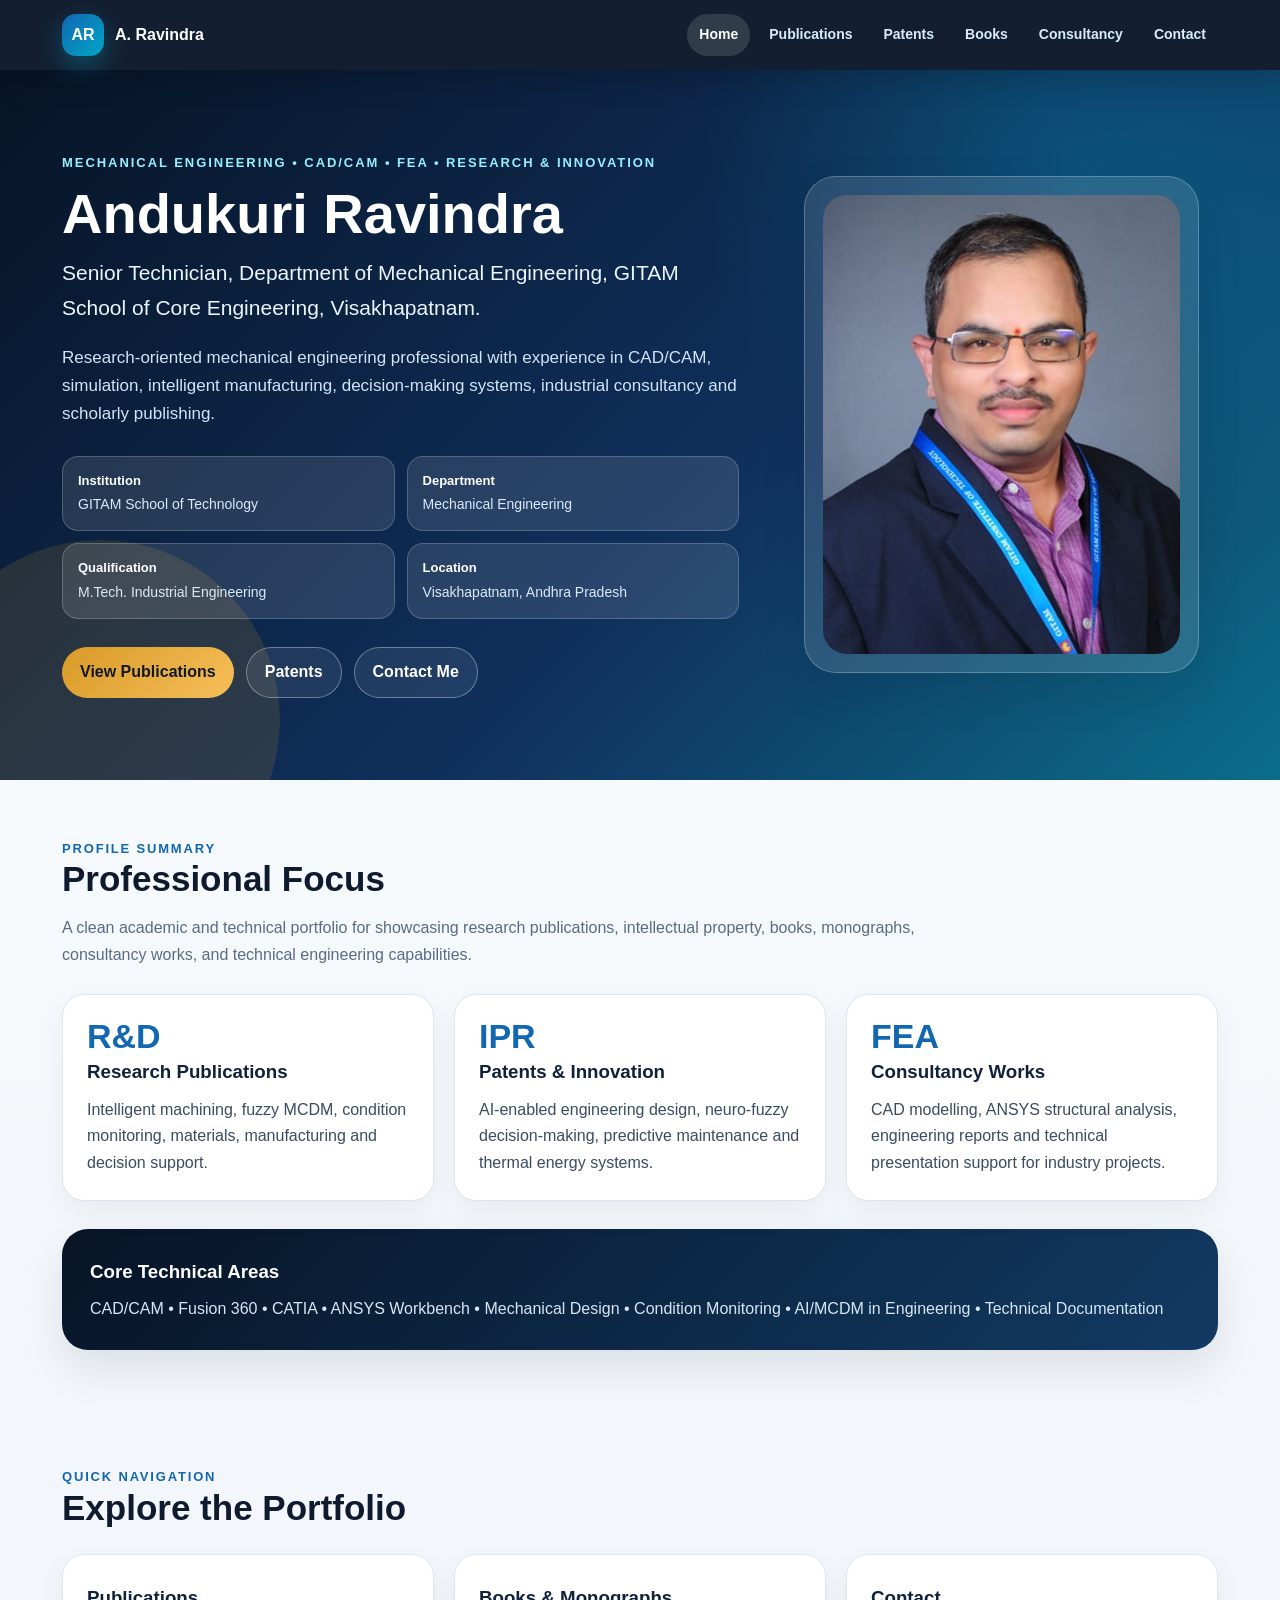
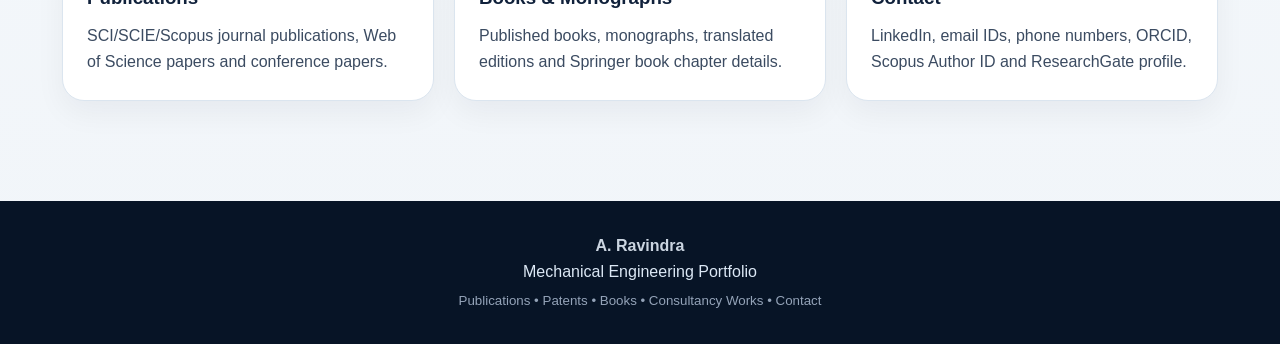
<file: index.html>
<!DOCTYPE html><html lang="en"><head><meta charset="UTF-8"><meta name="viewport" content="width=device-width,initial-scale=1.0"><title>A. Ravindra | Professional Portfolio</title><link rel="stylesheet" href="assets/style.css"></head><body><header class="topbar"><nav class="nav"><a class="logo" class="active" href="index.html"><span class="logo-mark">AR</span><span>A. Ravindra</span></a><button class="menu-btn" aria-label="Menu">☰</button><div class="links"><a class="active" href="index.html">Home</a><a href="publications.html">Publications</a><a href="patents.html">Patents</a><a href="books.html">Books</a><a href="consultancy.html">Consultancy</a><a href="contact.html">Contact</a></div></nav></header><main><section class="hero"><div class="hero-inner"><div><div class="eyebrow">Mechanical Engineering • CAD/CAM • FEA • Research & Innovation</div><h1>Andukuri Ravindra</h1><p class="subtitle">Senior Technician, Department of Mechanical Engineering, GITAM School of Core Engineering, Visakhapatnam.</p><p class="lead">Research-oriented mechanical engineering professional with experience in CAD/CAM, simulation, intelligent manufacturing, decision-making systems, industrial consultancy and scholarly publishing.</p><div class="details"><div class="detail"><b>Institution</b><span>GITAM School of Technology</span></div><div class="detail"><b>Department</b><span>Mechanical Engineering</span></div><div class="detail"><b>Qualification</b><span>M.Tech. Industrial Engineering</span></div><div class="detail"><b>Location</b><span>Visakhapatnam, Andhra Pradesh</span></div></div><div class="btns"><a class="btn primary" href="publications.html">View Publications</a><a class="btn" href="patents.html">Patents</a><a class="btn" href="contact.html">Contact Me</a></div></div><div class="photo-card"><img src="assets/profile.png" alt="Andukuri Ravindra profile photo"></div></div></section><section class="section"><div class="section-kicker">Profile Summary</div><h2>Professional Focus</h2><p class="lead">A clean academic and technical portfolio for showcasing research publications, intellectual property, books, monographs, consultancy works, and technical engineering capabilities.</p><div class="grid"><div class="card"><div class="stat">R&D</div><h3>Research Publications</h3><p>Intelligent machining, fuzzy MCDM, condition monitoring, materials, manufacturing and decision support.</p></div><div class="card"><div class="stat">IPR</div><h3>Patents & Innovation</h3><p>AI-enabled engineering design, neuro-fuzzy decision-making, predictive maintenance and thermal energy systems.</p></div><div class="card"><div class="stat">FEA</div><h3>Consultancy Works</h3><p>CAD modelling, ANSYS structural analysis, engineering reports and technical presentation support for industry projects.</p></div></div><div class="banner"><h3>Core Technical Areas</h3><p>CAD/CAM • Fusion 360 • CATIA • ANSYS Workbench • Mechanical Design • Condition Monitoring • AI/MCDM in Engineering • Technical Documentation</p></div></section><section class="section"><div class="section-kicker">Quick Navigation</div><h2>Explore the Portfolio</h2><div class="grid"><a class="card" href="publications.html"><h3>Publications</h3><p>SCI/SCIE/Scopus journal publications, Web of Science papers and conference papers.</p></a><a class="card" href="books.html"><h3>Books & Monographs</h3><p>Published books, monographs, translated editions and Springer book chapter details.</p></a><a class="card" href="contact.html"><h3>Contact</h3><p>LinkedIn, email IDs, phone numbers, ORCID, Scopus Author ID and ResearchGate profile.</p></a></div></section></main><footer class="footer"><div class="footer-inner"><strong>A. Ravindra</strong><span>Mechanical Engineering Portfolio</span><small>Publications • Patents • Books • Consultancy Works • Contact</small></div></footer></body></html>
</file>
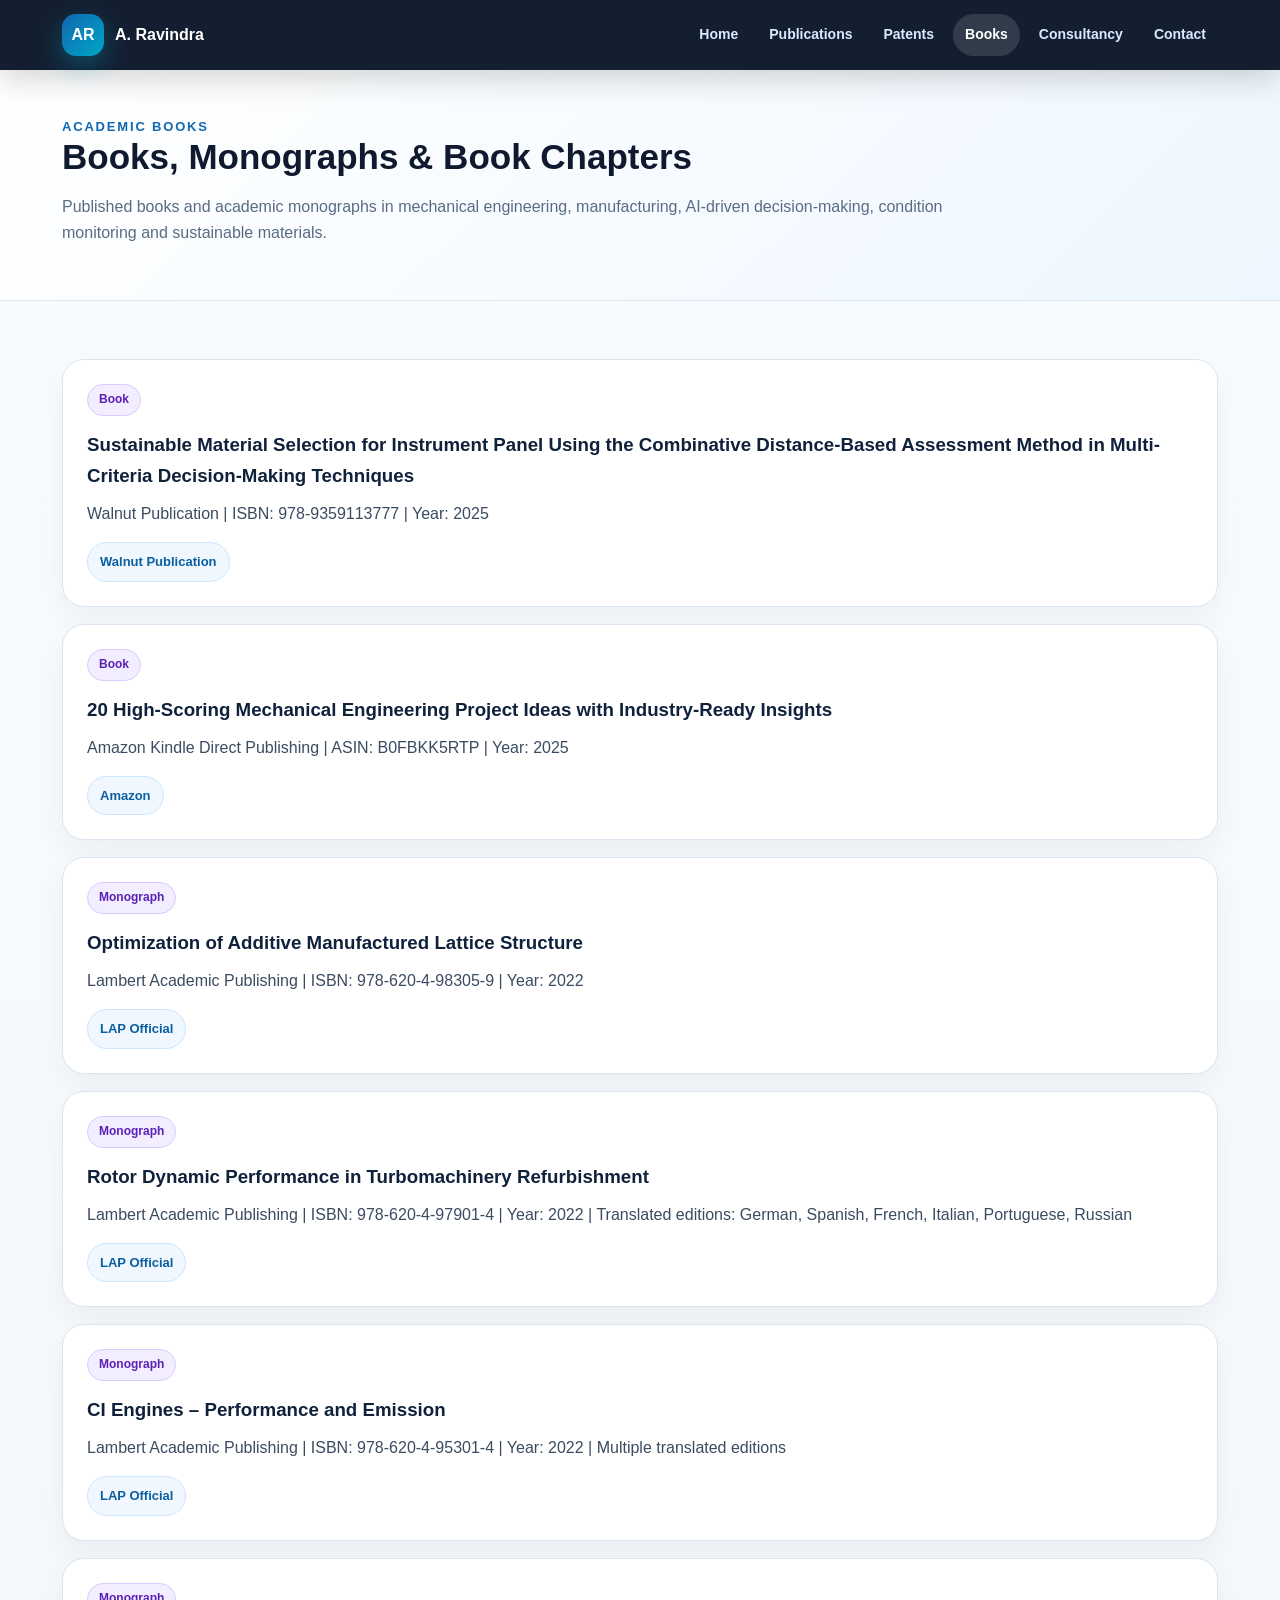
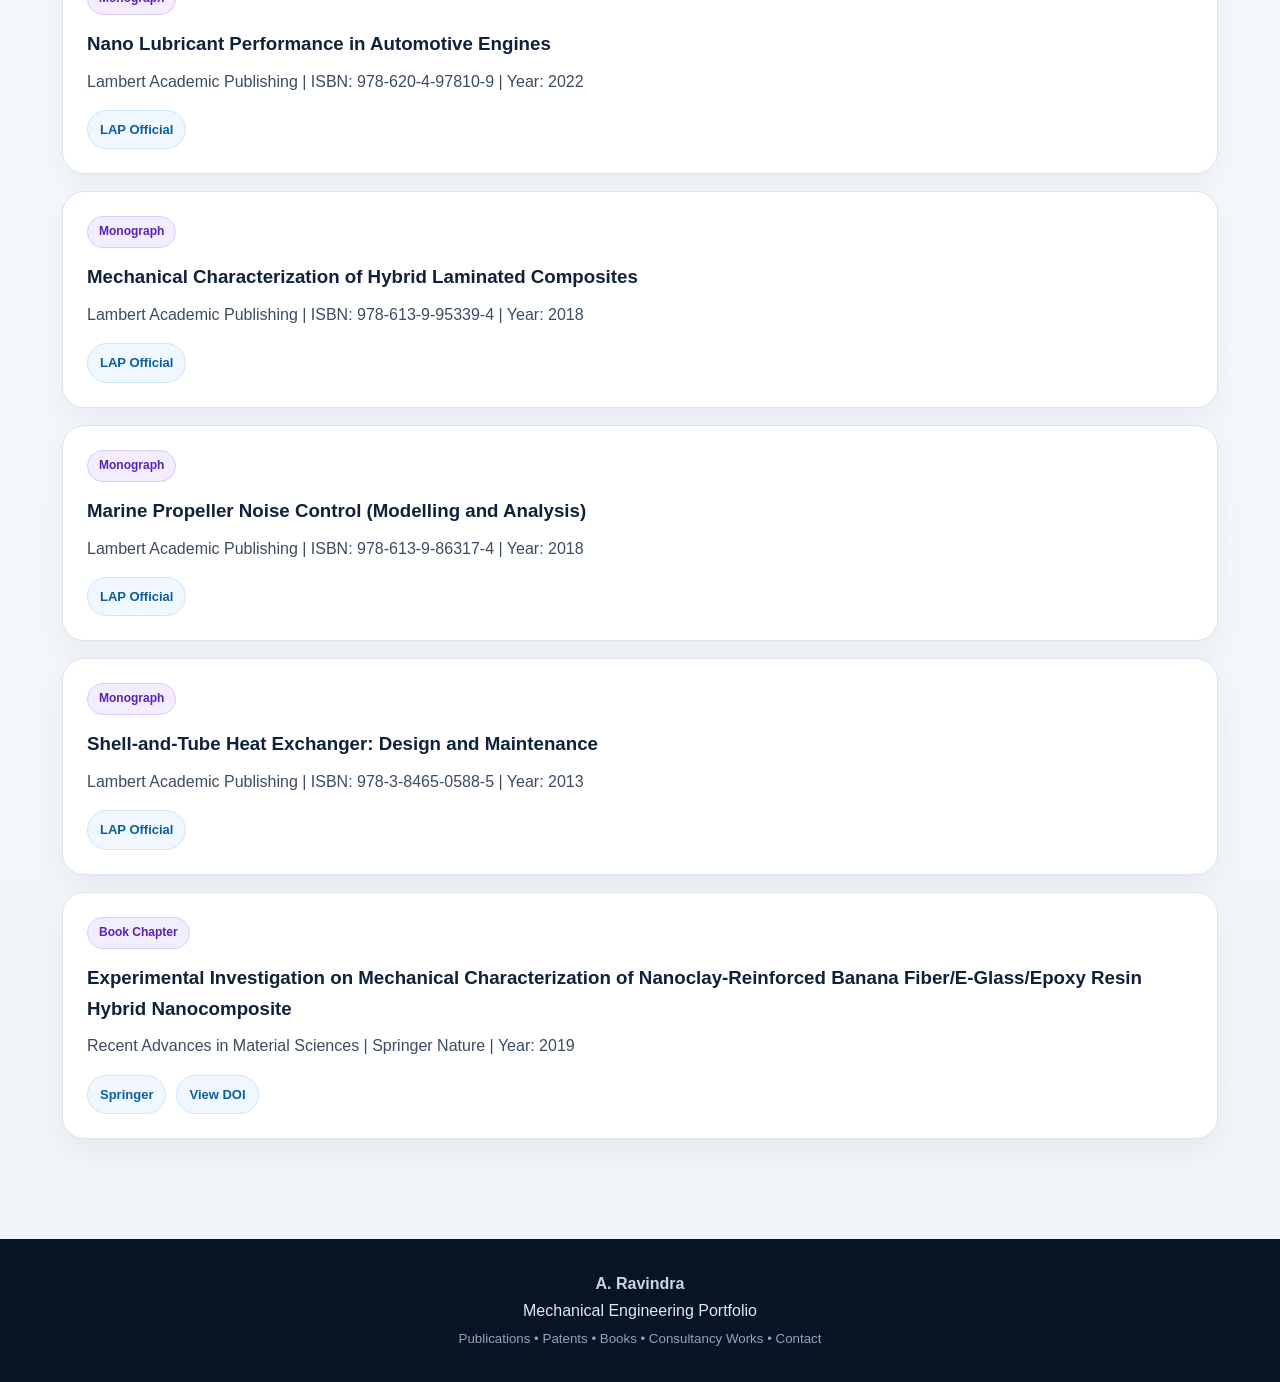
<file: books.html>
<!DOCTYPE html><html lang="en"><head><meta charset="UTF-8"><meta name="viewport" content="width=device-width,initial-scale=1.0"><title>Books | A. Ravindra</title><link rel="stylesheet" href="assets/style.css"></head><body><header class="topbar"><nav class="nav"><a class="logo" href="index.html"><span class="logo-mark">AR</span><span>A. Ravindra</span></a><button class="menu-btn" aria-label="Menu">☰</button><div class="links"><a href="index.html">Home</a><a href="publications.html">Publications</a><a href="patents.html">Patents</a><a class="active" href="books.html">Books</a><a href="consultancy.html">Consultancy</a><a href="contact.html">Contact</a></div></nav></header><main><section class="page-title"><div class="section"><div class="section-kicker">Academic Books</div><h1>Books, Monographs & Book Chapters</h1><p class="lead">Published books and academic monographs in mechanical engineering, manufacturing, AI-driven decision-making, condition monitoring and sustainable materials.</p></div></section><section class="section"><div class="list"><div class="item"><span class="tag purple">Book</span><h3>Sustainable Material Selection for Instrument Panel Using the Combinative Distance-Based Assessment Method in Multi-Criteria Decision-Making Techniques</h3><p>Walnut Publication | ISBN: 978-9359113777 | Year: 2025</p><div class="official-links"><a target="_blank" href="https://walnutpublication.com/books/">Walnut Publication</a></div></div><div class="item"><span class="tag purple">Book</span><h3>20 High-Scoring Mechanical Engineering Project Ideas with Industry-Ready Insights</h3><p>Amazon Kindle Direct Publishing | ASIN: B0FBKK5RTP | Year: 2025</p><div class="official-links"><a target="_blank" href="https://www.amazon.in/dp/B0FBKK5RTP">Amazon</a></div></div><div class="item"><span class="tag purple">Monograph</span><h3>Optimization of Additive Manufactured Lattice Structure</h3><p>Lambert Academic Publishing | ISBN: 978-620-4-98305-9 | Year: 2022</p><div class="official-links"><a target="_blank" href="https://www.lap-publishing.com/">LAP Official</a></div></div><div class="item"><span class="tag purple">Monograph</span><h3>Rotor Dynamic Performance in Turbomachinery Refurbishment</h3><p>Lambert Academic Publishing | ISBN: 978-620-4-97901-4 | Year: 2022 | Translated editions: German, Spanish, French, Italian, Portuguese, Russian</p><div class="official-links"><a target="_blank" href="https://www.lap-publishing.com/">LAP Official</a></div></div><div class="item"><span class="tag purple">Monograph</span><h3>CI Engines – Performance and Emission</h3><p>Lambert Academic Publishing | ISBN: 978-620-4-95301-4 | Year: 2022 | Multiple translated editions</p><div class="official-links"><a target="_blank" href="https://www.lap-publishing.com/">LAP Official</a></div></div><div class="item"><span class="tag purple">Monograph</span><h3>Nano Lubricant Performance in Automotive Engines</h3><p>Lambert Academic Publishing | ISBN: 978-620-4-97810-9 | Year: 2022</p><div class="official-links"><a target="_blank" href="https://www.lap-publishing.com/">LAP Official</a></div></div><div class="item"><span class="tag purple">Monograph</span><h3>Mechanical Characterization of Hybrid Laminated Composites</h3><p>Lambert Academic Publishing | ISBN: 978-613-9-95339-4 | Year: 2018</p><div class="official-links"><a target="_blank" href="https://www.lap-publishing.com/">LAP Official</a></div></div><div class="item"><span class="tag purple">Monograph</span><h3>Marine Propeller Noise Control (Modelling and Analysis)</h3><p>Lambert Academic Publishing | ISBN: 978-613-9-86317-4 | Year: 2018</p><div class="official-links"><a target="_blank" href="https://www.lap-publishing.com/">LAP Official</a></div></div><div class="item"><span class="tag purple">Monograph</span><h3>Shell-and-Tube Heat Exchanger: Design and Maintenance</h3><p>Lambert Academic Publishing | ISBN: 978-3-8465-0588-5 | Year: 2013</p><div class="official-links"><a target="_blank" href="https://www.lap-publishing.com/">LAP Official</a></div></div><div class="item"><span class="tag purple">Book Chapter</span><h3>Experimental Investigation on Mechanical Characterization of Nanoclay-Reinforced Banana Fiber/E-Glass/Epoxy Resin Hybrid Nanocomposite</h3><p>Recent Advances in Material Sciences | Springer Nature | Year: 2019</p><div class="official-links"><a target="_blank" href="https://link.springer.com/chapter/10.1007/978-981-13-7643-6_50">Springer</a><a target="_blank" href="https://doi.org/10.1007/978-981-13-7643-6_50">View DOI</a></div></div></div></section></main><footer class="footer"><div class="footer-inner"><strong>A. Ravindra</strong><span>Mechanical Engineering Portfolio</span><small>Publications • Patents • Books • Consultancy Works • Contact</small></div></footer></body></html>
</file>
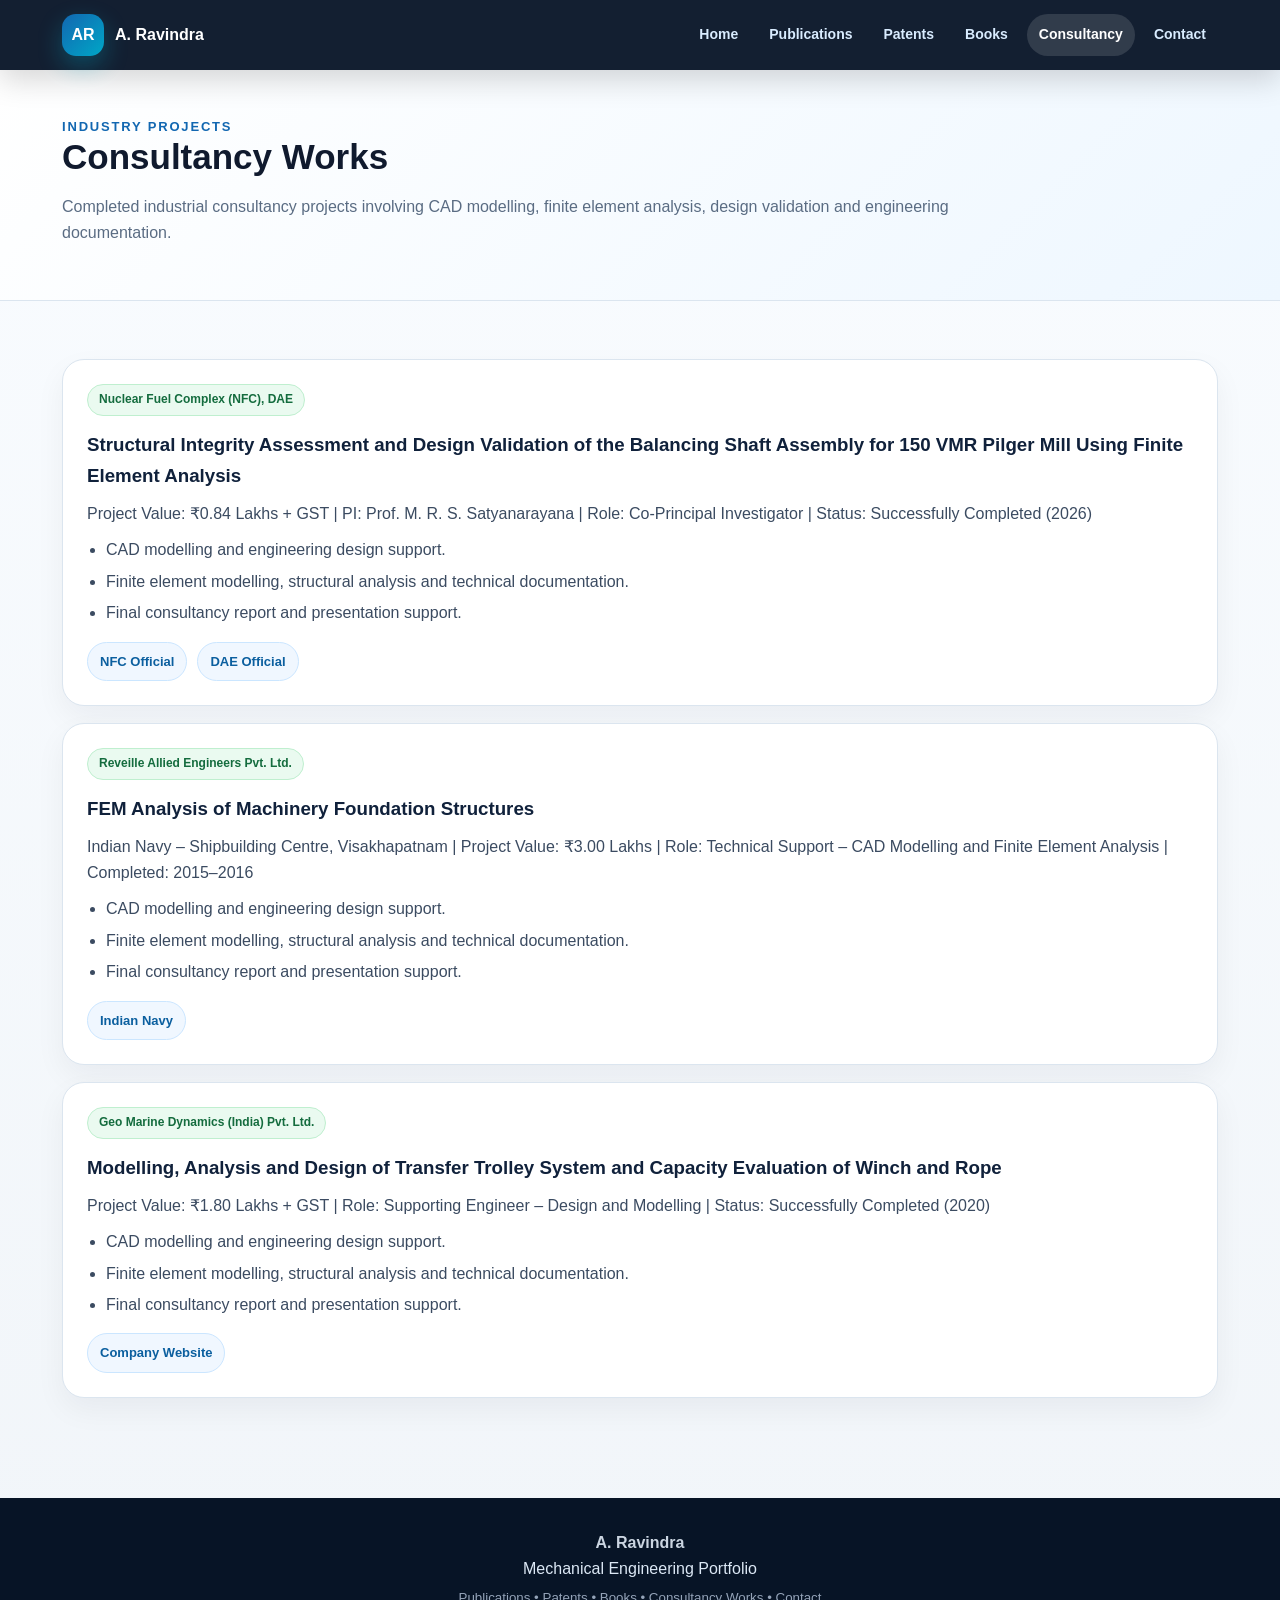
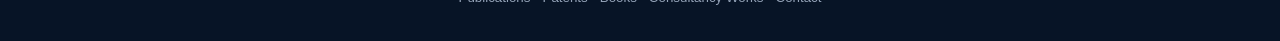
<file: consultancy.html>
<!DOCTYPE html><html lang="en"><head><meta charset="UTF-8"><meta name="viewport" content="width=device-width,initial-scale=1.0"><title>Consultancy Works | A. Ravindra</title><link rel="stylesheet" href="assets/style.css"></head><body><header class="topbar"><nav class="nav"><a class="logo" href="index.html"><span class="logo-mark">AR</span><span>A. Ravindra</span></a><button class="menu-btn" aria-label="Menu">☰</button><div class="links"><a href="index.html">Home</a><a href="publications.html">Publications</a><a href="patents.html">Patents</a><a href="books.html">Books</a><a class="active" href="consultancy.html">Consultancy</a><a href="contact.html">Contact</a></div></nav></header><main><section class="page-title"><div class="section"><div class="section-kicker">Industry Projects</div><h1>Consultancy Works</h1><p class="lead">Completed industrial consultancy projects involving CAD modelling, finite element analysis, design validation and engineering documentation.</p></div></section><section class="section"><div class="list"><div class="item"><span class="tag green">Nuclear Fuel Complex (NFC), DAE</span><h3>Structural Integrity Assessment and Design Validation of the Balancing Shaft Assembly for 150 VMR Pilger Mill Using Finite Element Analysis</h3><p>Project Value: ₹0.84 Lakhs + GST | PI: Prof. M. R. S. Satyanarayana | Role: Co-Principal Investigator | Status: Successfully Completed (2026)</p><ul class="compact-list"><li>CAD modelling and engineering design support.</li><li>Finite element modelling, structural analysis and technical documentation.</li><li>Final consultancy report and presentation support.</li></ul><div class="official-links"><a target="_blank" href="https://www.nfc.gov.in/">NFC Official</a><a target="_blank" href="https://dae.gov.in/">DAE Official</a></div></div><div class="item"><span class="tag green">Reveille Allied Engineers Pvt. Ltd.</span><h3>FEM Analysis of Machinery Foundation Structures</h3><p>Indian Navy – Shipbuilding Centre, Visakhapatnam | Project Value: ₹3.00 Lakhs | Role: Technical Support – CAD Modelling and Finite Element Analysis | Completed: 2015–2016</p><ul class="compact-list"><li>CAD modelling and engineering design support.</li><li>Finite element modelling, structural analysis and technical documentation.</li><li>Final consultancy report and presentation support.</li></ul><div class="official-links"><a target="_blank" href="https://www.indiannavy.nic.in/">Indian Navy</a></div></div><div class="item"><span class="tag green">Geo Marine Dynamics (India) Pvt. Ltd.</span><h3>Modelling, Analysis and Design of Transfer Trolley System and Capacity Evaluation of Winch and Rope</h3><p>Project Value: ₹1.80 Lakhs + GST | Role: Supporting Engineer – Design and Modelling | Status: Successfully Completed (2020)</p><ul class="compact-list"><li>CAD modelling and engineering design support.</li><li>Finite element modelling, structural analysis and technical documentation.</li><li>Final consultancy report and presentation support.</li></ul><div class="official-links"><a target="_blank" href="https://geomarinedynamics.com/">Company Website</a></div></div></div></section></main><footer class="footer"><div class="footer-inner"><strong>A. Ravindra</strong><span>Mechanical Engineering Portfolio</span><small>Publications • Patents • Books • Consultancy Works • Contact</small></div></footer></body></html>
</file>
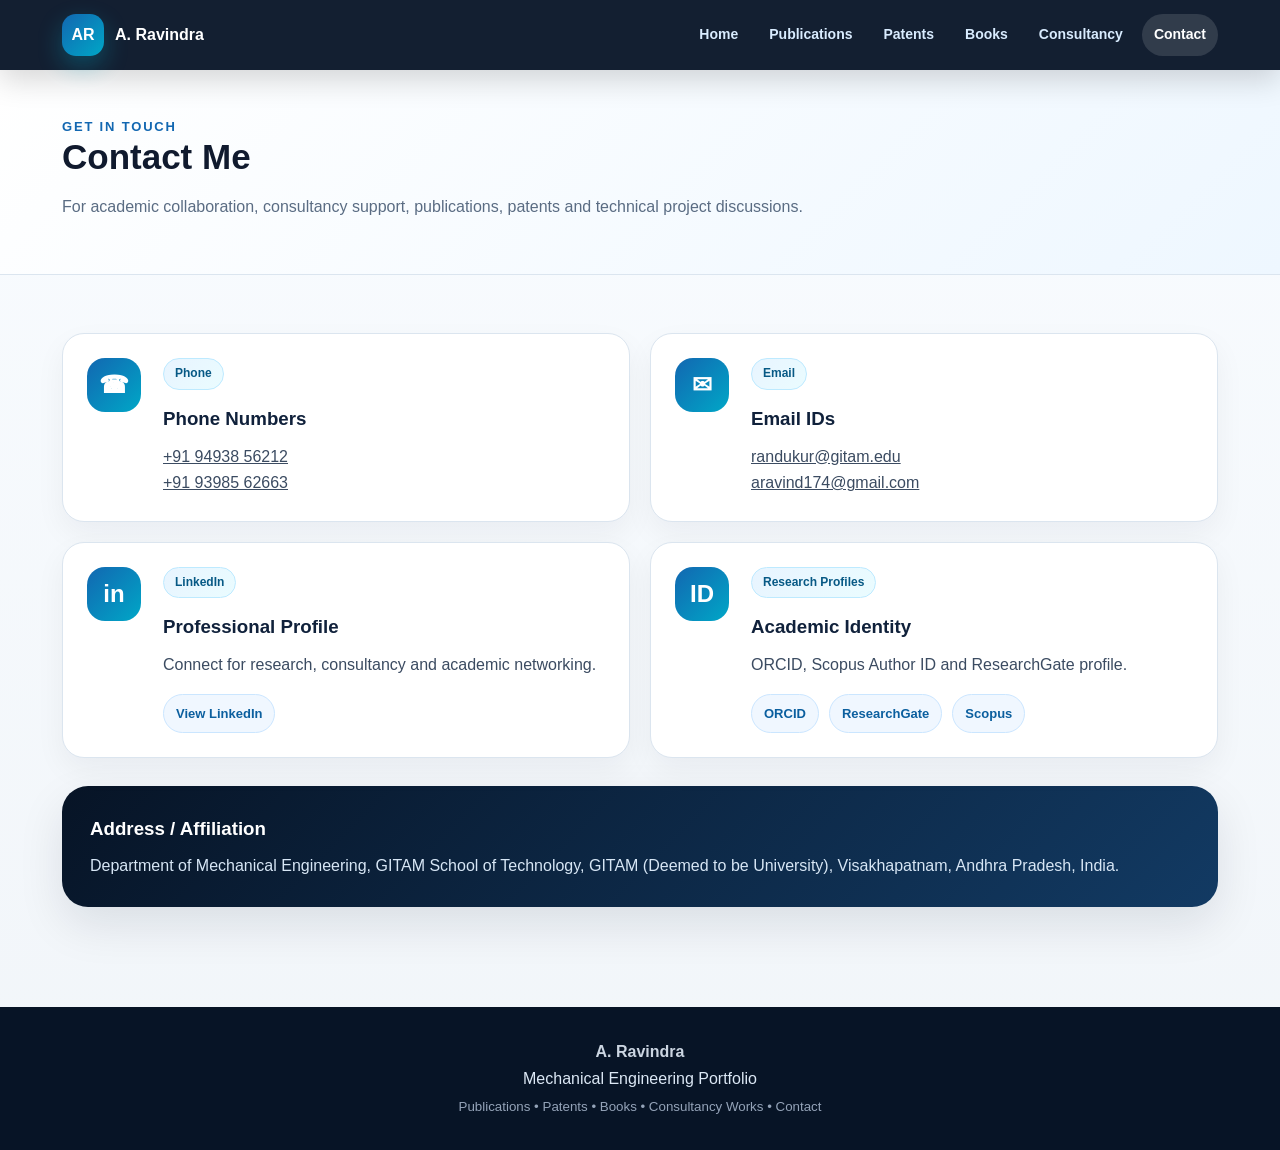
<file: contact.html>
<!DOCTYPE html><html lang="en"><head><meta charset="UTF-8"><meta name="viewport" content="width=device-width,initial-scale=1.0"><title>Contact | A. Ravindra</title><link rel="stylesheet" href="assets/style.css"></head><body><header class="topbar"><nav class="nav"><a class="logo" href="index.html"><span class="logo-mark">AR</span><span>A. Ravindra</span></a><button class="menu-btn" aria-label="Menu">☰</button><div class="links"><a href="index.html">Home</a><a href="publications.html">Publications</a><a href="patents.html">Patents</a><a href="books.html">Books</a><a href="consultancy.html">Consultancy</a><a class="active" href="contact.html">Contact</a></div></nav></header><main><section class="page-title"><div class="section"><div class="section-kicker">Get in Touch</div><h1>Contact Me</h1><p class="lead">For academic collaboration, consultancy support, publications, patents and technical project discussions.</p></div></section><section class="section"><div class="two-col"><div class="item contact-card"><div class="contact-icon">☎</div><div><span class="tag">Phone</span><h3>Phone Numbers</h3><p><a href="tel:+919493856212">+91 94938 56212</a><br><a href="tel:+919398562663">+91 93985 62663</a></p></div></div><div class="item contact-card"><div class="contact-icon">✉</div><div><span class="tag">Email</span><h3>Email IDs</h3><p><a href="mailto:randukur@gitam.edu">randukur@gitam.edu</a><br><a href="mailto:aravind174@gmail.com">aravind174@gmail.com</a></p></div></div><div class="item contact-card"><div class="contact-icon">in</div><div><span class="tag">LinkedIn</span><h3>Professional Profile</h3><p>Connect for research, consultancy and academic networking.</p><div class="official-links"><a target="_blank" href="https://www.linkedin.com/in/andukuri-ravindra-58434aa">View LinkedIn</a></div></div></div><div class="item contact-card"><div class="contact-icon">ID</div><div><span class="tag">Research Profiles</span><h3>Academic Identity</h3><p>ORCID, Scopus Author ID and ResearchGate profile.</p><div class="official-links"><a target="_blank" href="https://orcid.org/0000-0001-5619-9942">ORCID</a><a target="_blank" href="https://www.researchgate.net/profile/Andukuri-Ravindra">ResearchGate</a><a target="_blank" href="https://www.scopus.com/authid/detail.uri?authorId=59294090800">Scopus</a></div></div></div></div><div class="banner"><h3>Address / Affiliation</h3><p>Department of Mechanical Engineering, GITAM School of Technology, GITAM (Deemed to be University), Visakhapatnam, Andhra Pradesh, India.</p></div></section></main><footer class="footer"><div class="footer-inner"><strong>A. Ravindra</strong><span>Mechanical Engineering Portfolio</span><small>Publications • Patents • Books • Consultancy Works • Contact</small></div></footer></body></html>
</file>
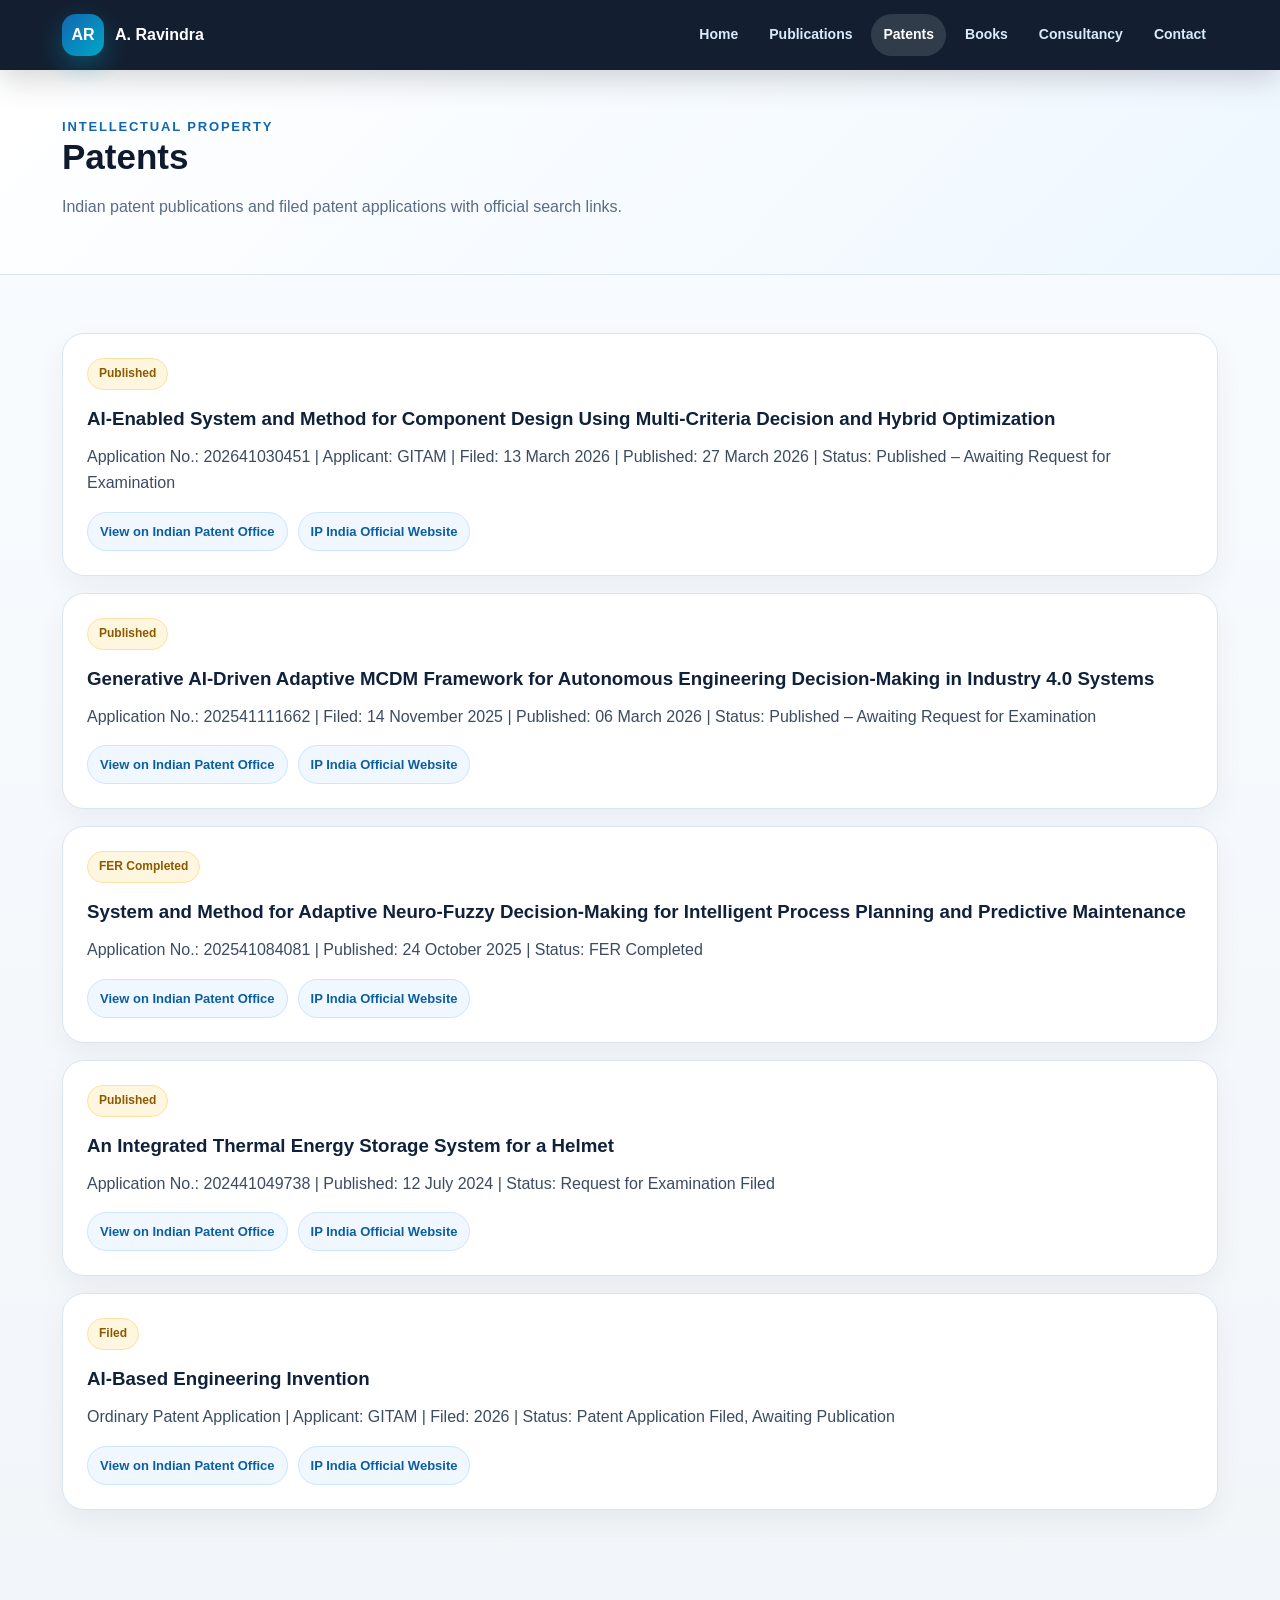
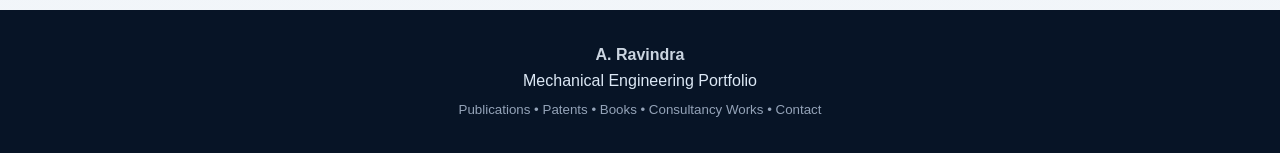
<file: patents.html>
<!DOCTYPE html><html lang="en"><head><meta charset="UTF-8"><meta name="viewport" content="width=device-width,initial-scale=1.0"><title>Patents | A. Ravindra</title><link rel="stylesheet" href="assets/style.css"></head><body><header class="topbar"><nav class="nav"><a class="logo" href="index.html"><span class="logo-mark">AR</span><span>A. Ravindra</span></a><button class="menu-btn" aria-label="Menu">☰</button><div class="links"><a href="index.html">Home</a><a href="publications.html">Publications</a><a class="active" href="patents.html">Patents</a><a href="books.html">Books</a><a href="consultancy.html">Consultancy</a><a href="contact.html">Contact</a></div></nav></header><main><section class="page-title"><div class="section"><div class="section-kicker">Intellectual Property</div><h1>Patents</h1><p class="lead">Indian patent publications and filed patent applications with official search links.</p></div></section><section class="section"><div class="list"><div class="item"><span class="tag gold">Published</span><h3>AI-Enabled System and Method for Component Design Using Multi-Criteria Decision and Hybrid Optimization</h3><p>Application No.: 202641030451 | Applicant: GITAM | Filed: 13 March 2026 | Published: 27 March 2026 | Status: Published – Awaiting Request for Examination</p><div class="official-links"><a target="_blank" href="https://iprsearch.ipindia.gov.in/PublicSearch/PublicationSearch/ApplicationStatus">View on Indian Patent Office</a><a target="_blank" href="https://ipindia.gov.in/">IP India Official Website</a></div></div><div class="item"><span class="tag gold">Published</span><h3>Generative AI-Driven Adaptive MCDM Framework for Autonomous Engineering Decision-Making in Industry 4.0 Systems</h3><p>Application No.: 202541111662 | Filed: 14 November 2025 | Published: 06 March 2026 | Status: Published – Awaiting Request for Examination</p><div class="official-links"><a target="_blank" href="https://iprsearch.ipindia.gov.in/PublicSearch/PublicationSearch/ApplicationStatus">View on Indian Patent Office</a><a target="_blank" href="https://ipindia.gov.in/">IP India Official Website</a></div></div><div class="item"><span class="tag gold">FER Completed</span><h3>System and Method for Adaptive Neuro-Fuzzy Decision-Making for Intelligent Process Planning and Predictive Maintenance</h3><p>Application No.: 202541084081 | Published: 24 October 2025 | Status: FER Completed</p><div class="official-links"><a target="_blank" href="https://iprsearch.ipindia.gov.in/PublicSearch/PublicationSearch/ApplicationStatus">View on Indian Patent Office</a><a target="_blank" href="https://ipindia.gov.in/">IP India Official Website</a></div></div><div class="item"><span class="tag gold">Published</span><h3>An Integrated Thermal Energy Storage System for a Helmet</h3><p>Application No.: 202441049738 | Published: 12 July 2024 | Status: Request for Examination Filed</p><div class="official-links"><a target="_blank" href="https://iprsearch.ipindia.gov.in/PublicSearch/PublicationSearch/ApplicationStatus">View on Indian Patent Office</a><a target="_blank" href="https://ipindia.gov.in/">IP India Official Website</a></div></div><div class="item"><span class="tag gold">Filed</span><h3>AI-Based Engineering Invention</h3><p>Ordinary Patent Application | Applicant: GITAM | Filed: 2026 | Status: Patent Application Filed, Awaiting Publication</p><div class="official-links"><a target="_blank" href="https://iprsearch.ipindia.gov.in/PublicSearch/PublicationSearch/ApplicationStatus">View on Indian Patent Office</a><a target="_blank" href="https://ipindia.gov.in/">IP India Official Website</a></div></div></div></section></main><footer class="footer"><div class="footer-inner"><strong>A. Ravindra</strong><span>Mechanical Engineering Portfolio</span><small>Publications • Patents • Books • Consultancy Works • Contact</small></div></footer></body></html>
</file>
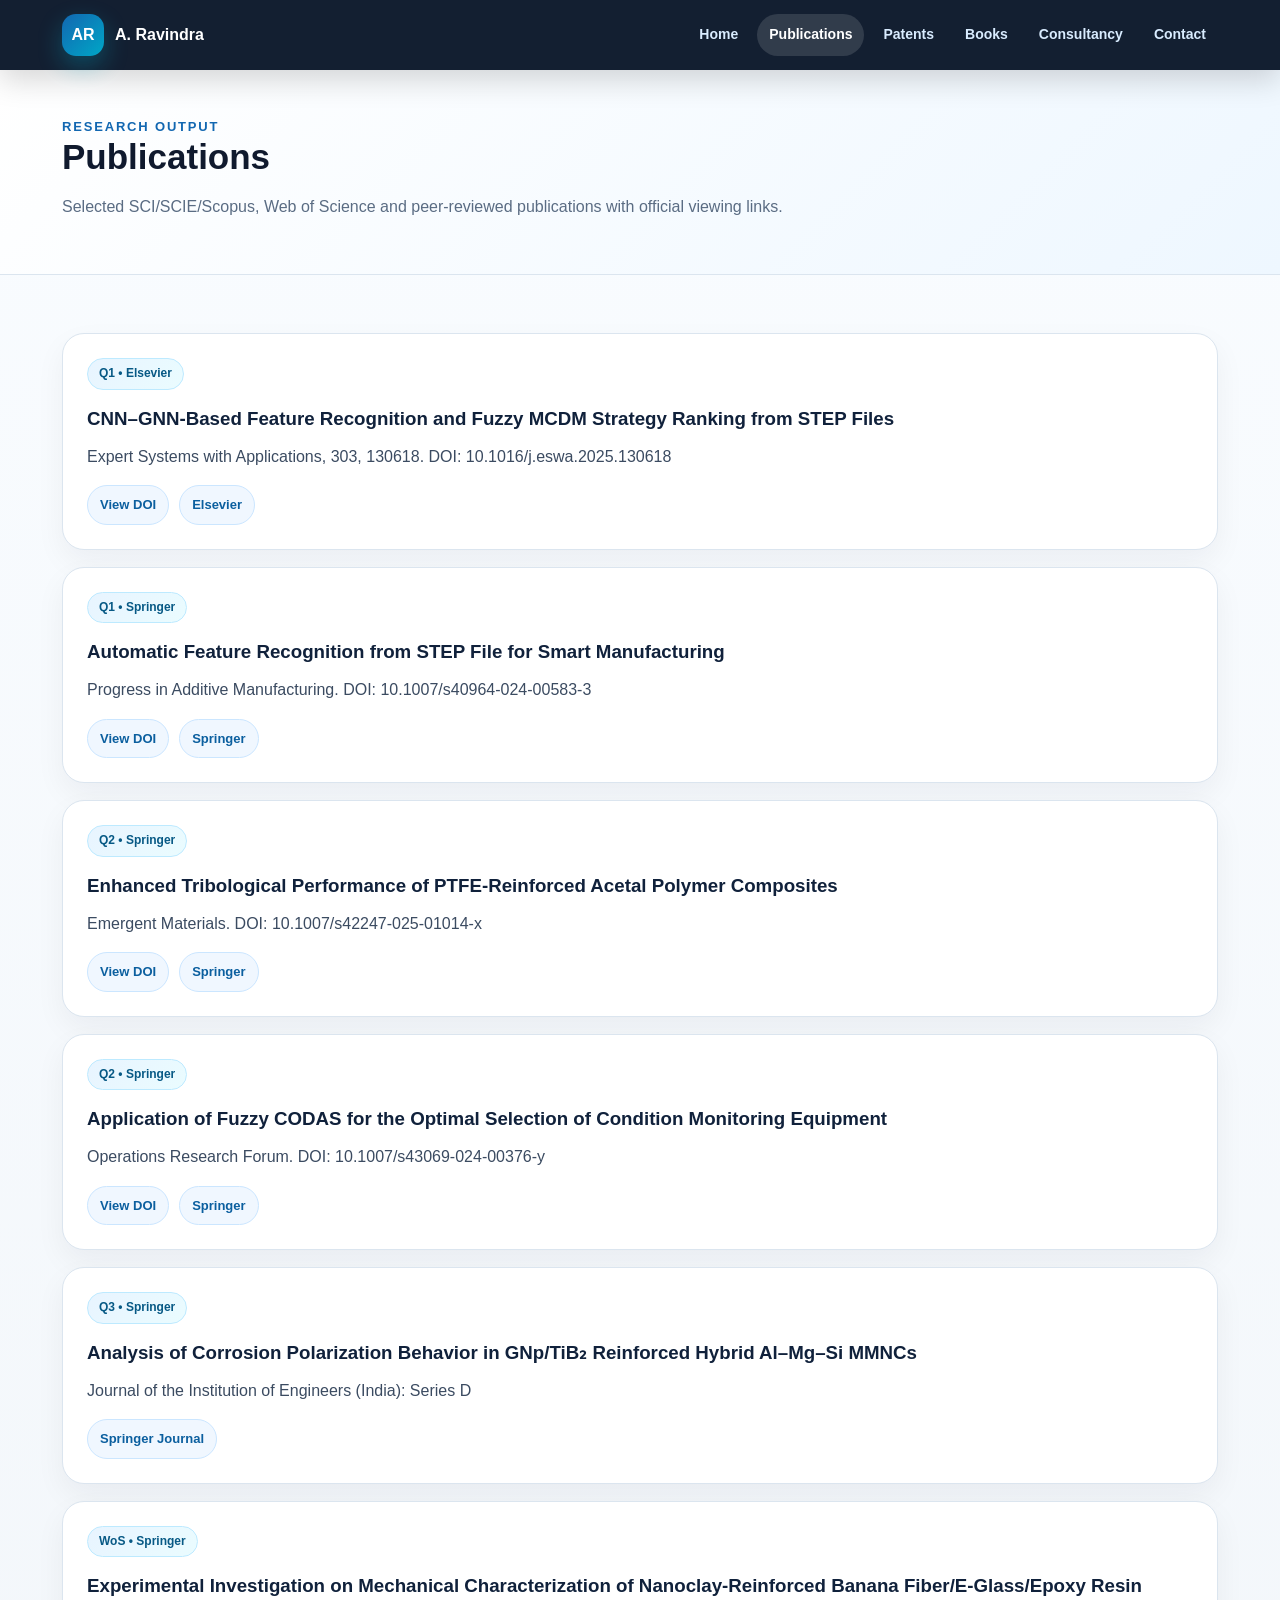
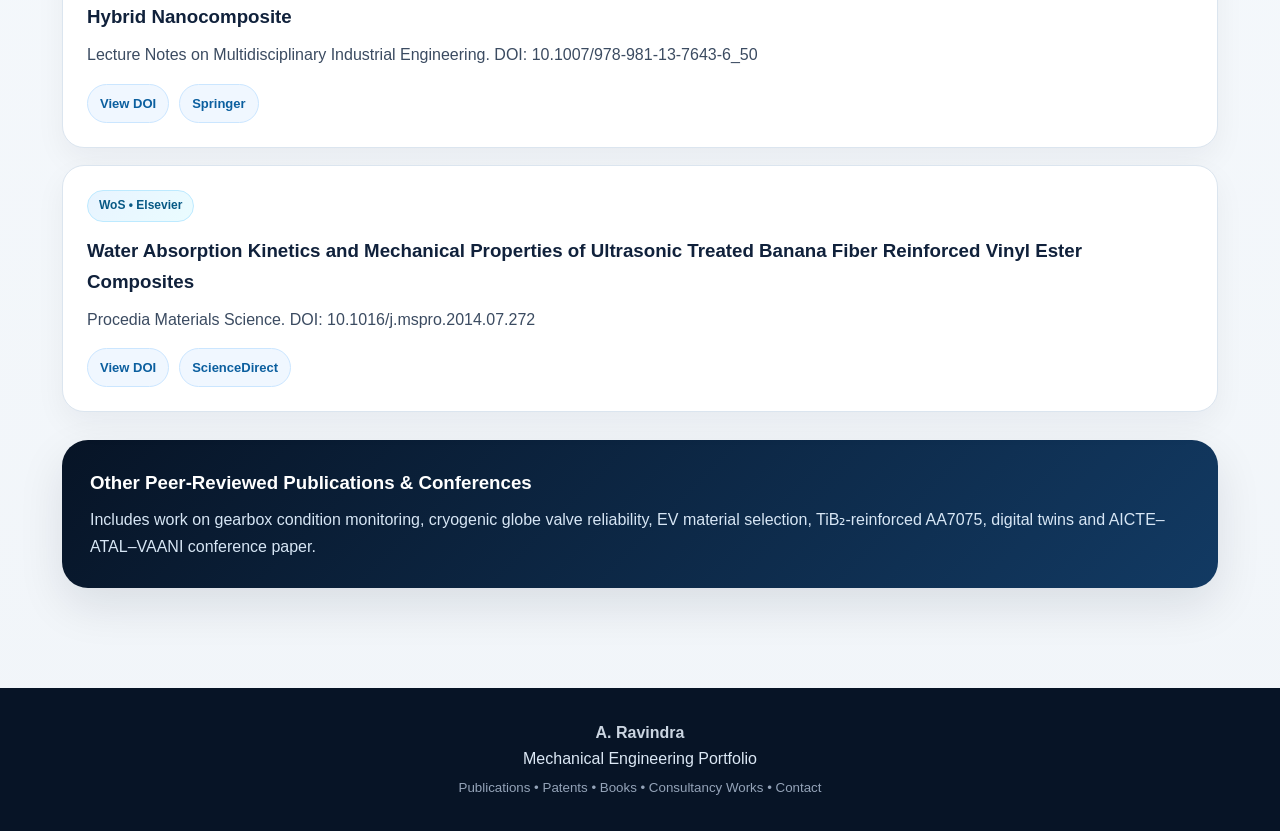
<file: publications.html>
<!DOCTYPE html><html lang="en"><head><meta charset="UTF-8"><meta name="viewport" content="width=device-width,initial-scale=1.0"><title>Publications | A. Ravindra</title><link rel="stylesheet" href="assets/style.css"></head><body><header class="topbar"><nav class="nav"><a class="logo" href="index.html"><span class="logo-mark">AR</span><span>A. Ravindra</span></a><button class="menu-btn" aria-label="Menu">☰</button><div class="links"><a href="index.html">Home</a><a class="active" href="publications.html">Publications</a><a href="patents.html">Patents</a><a href="books.html">Books</a><a href="consultancy.html">Consultancy</a><a href="contact.html">Contact</a></div></nav></header><main><section class="page-title"><div class="section"><div class="section-kicker">Research Output</div><h1>Publications</h1><p class="lead">Selected SCI/SCIE/Scopus, Web of Science and peer-reviewed publications with official viewing links.</p></div></section><section class="section"><div class="list"><div class="item"><span class="tag">Q1 • Elsevier</span><h3>CNN–GNN-Based Feature Recognition and Fuzzy MCDM Strategy Ranking from STEP Files</h3><p>Expert Systems with Applications, 303, 130618. DOI: 10.1016/j.eswa.2025.130618</p><div class="official-links"><a target="_blank" href="https://doi.org/10.1016/j.eswa.2025.130618">View DOI</a><a target="_blank" href="https://www.sciencedirect.com/science/article/pii/S0957417425032406">Elsevier</a></div></div><div class="item"><span class="tag">Q1 • Springer</span><h3>Automatic Feature Recognition from STEP File for Smart Manufacturing</h3><p>Progress in Additive Manufacturing. DOI: 10.1007/s40964-024-00583-3</p><div class="official-links"><a target="_blank" href="https://doi.org/10.1007/s40964-024-00583-3">View DOI</a><a target="_blank" href="https://link.springer.com/article/10.1007/s40964-024-00583-3">Springer</a></div></div><div class="item"><span class="tag">Q2 • Springer</span><h3>Enhanced Tribological Performance of PTFE-Reinforced Acetal Polymer Composites</h3><p>Emergent Materials. DOI: 10.1007/s42247-025-01014-x</p><div class="official-links"><a target="_blank" href="https://doi.org/10.1007/s42247-025-01014-x">View DOI</a><a target="_blank" href="https://link.springer.com/article/10.1007/s42247-025-01014-x">Springer</a></div></div><div class="item"><span class="tag">Q2 • Springer</span><h3>Application of Fuzzy CODAS for the Optimal Selection of Condition Monitoring Equipment</h3><p>Operations Research Forum. DOI: 10.1007/s43069-024-00376-y</p><div class="official-links"><a target="_blank" href="https://doi.org/10.1007/s43069-024-00376-y">View DOI</a><a target="_blank" href="https://link.springer.com/article/10.1007/s43069-024-00376-y">Springer</a></div></div><div class="item"><span class="tag">Q3 • Springer</span><h3>Analysis of Corrosion Polarization Behavior in GNp/TiB₂ Reinforced Hybrid Al–Mg–Si MMNCs</h3><p>Journal of the Institution of Engineers (India): Series D</p><div class="official-links"><a target="_blank" href="https://link.springer.com/journal/40033">Springer Journal</a></div></div><div class="item"><span class="tag">WoS • Springer</span><h3>Experimental Investigation on Mechanical Characterization of Nanoclay-Reinforced Banana Fiber/E-Glass/Epoxy Resin Hybrid Nanocomposite</h3><p>Lecture Notes on Multidisciplinary Industrial Engineering. DOI: 10.1007/978-981-13-7643-6_50</p><div class="official-links"><a target="_blank" href="https://doi.org/10.1007/978-981-13-7643-6_50">View DOI</a><a target="_blank" href="https://link.springer.com/chapter/10.1007/978-981-13-7643-6_50">Springer</a></div></div><div class="item"><span class="tag">WoS • Elsevier</span><h3>Water Absorption Kinetics and Mechanical Properties of Ultrasonic Treated Banana Fiber Reinforced Vinyl Ester Composites</h3><p>Procedia Materials Science. DOI: 10.1016/j.mspro.2014.07.272</p><div class="official-links"><a target="_blank" href="https://doi.org/10.1016/j.mspro.2014.07.272">View DOI</a><a target="_blank" href="https://www.sciencedirect.com/science/article/pii/S2211812814007595">ScienceDirect</a></div></div></div><div class="banner"><h3>Other Peer-Reviewed Publications & Conferences</h3><p>Includes work on gearbox condition monitoring, cryogenic globe valve reliability, EV material selection, TiB₂-reinforced AA7075, digital twins and AICTE–ATAL–VAANI conference paper.</p></div></section></main><footer class="footer"><div class="footer-inner"><strong>A. Ravindra</strong><span>Mechanical Engineering Portfolio</span><small>Publications • Patents • Books • Consultancy Works • Contact</small></div></footer></body></html>
</file>
<file: assets/style.css>
:root{--navy:#071426;--navy2:#0d2442;--blue:#1267b1;--cyan:#00a7c7;--gold:#d99a28;--green:#12805c;--ink:#132033;--text:#3b4b61;--muted:#6b7a90;--bg:#f4f7fb;--card:#fff;--line:#dbe5ef;--soft:#edf7ff;--shadow:0 18px 46px rgba(9,24,44,.10)}*{box-sizing:border-box}html{scroll-behavior:smooth}body{margin:0;font-family:"Segoe UI",Inter,Arial,sans-serif;color:var(--ink);background:linear-gradient(180deg,#f9fcff,#f1f5f9);line-height:1.65}a{color:inherit}.topbar{position:sticky;top:0;z-index:100;background:rgba(7,20,38,.95);backdrop-filter:blur(14px);box-shadow:0 10px 30px rgba(0,0,0,.16)}.nav{max-width:1200px;margin:auto;display:flex;align-items:center;justify-content:space-between;gap:18px;padding:14px 22px}.logo{display:flex;align-items:center;gap:11px;text-decoration:none;color:#fff;font-weight:850}.logo-mark{width:42px;height:42px;border-radius:14px;background:linear-gradient(135deg,var(--blue),var(--cyan));display:grid;place-items:center;color:#fff;font-weight:900;box-shadow:0 10px 25px rgba(0,167,199,.32)}.links{display:flex;gap:7px;flex-wrap:wrap}.links a{text-decoration:none;color:#d9ecff;font-weight:700;font-size:14px;padding:9px 12px;border-radius:999px;transition:.2s}.links a:hover,.links a.active{background:rgba(255,255,255,.13);color:#fff}.menu-btn{display:none}.hero{position:relative;overflow:hidden;background:radial-gradient(circle at 85% 15%,rgba(0,167,199,.28),transparent 31%),linear-gradient(135deg,#071426 0%,#10305d 58%,#0b6d8a 100%);color:#fff}.hero:before{content:"";position:absolute;left:-80px;bottom:-120px;width:360px;height:360px;border-radius:50%;background:rgba(217,154,40,.14)}.hero-inner{position:relative;z-index:1;max-width:1200px;margin:auto;display:grid;grid-template-columns:1.22fr .78fr;gap:46px;align-items:center;padding:82px 22px}.eyebrow{color:#94f0ff;font-weight:900;text-transform:uppercase;font-size:13px;letter-spacing:.15em}.hero h1{font-size:56px;line-height:1.05;margin:12px 0}.subtitle{font-size:21px;color:#eaf5ff;margin:0 0 18px}.lead{color:#5a6c83;max-width:920px}.hero .lead{color:#d1e4f8;font-size:17px}.details{display:grid;grid-template-columns:repeat(2,minmax(0,1fr));gap:12px;margin:28px 0}.detail{background:rgba(255,255,255,.11);border:1px solid rgba(255,255,255,.20);border-radius:16px;padding:13px 15px}.detail b{display:block;color:#fff;font-size:13px}.detail span{color:#daeafa;font-size:14px}.btns{display:flex;gap:12px;flex-wrap:wrap}.btn{display:inline-flex;align-items:center;gap:8px;justify-content:center;text-decoration:none;padding:11px 18px;border-radius:999px;font-weight:850;border:1px solid rgba(255,255,255,.35);color:#fff;background:rgba(255,255,255,.08);transition:.2s}.btn:hover{transform:translateY(-2px)}.btn.primary{border:0;background:linear-gradient(135deg,var(--gold),#f5bf59);color:#111827}.btn.blue{background:linear-gradient(135deg,var(--blue),var(--cyan));border:0;color:#fff}.photo-card{background:rgba(255,255,255,.12);border:1px solid rgba(255,255,255,.24);padding:18px;border-radius:32px;box-shadow:var(--shadow);max-width:395px;margin:auto}.photo-card img{width:100%;display:block;border-radius:24px}.section{max-width:1200px;margin:auto;padding:58px 22px}.section h2,.page-title h1{font-size:35px;line-height:1.15;margin:0 0 10px;color:#101a2e}.section-kicker{color:var(--blue);font-size:13px;text-transform:uppercase;letter-spacing:.14em;font-weight:900}.grid{display:grid;grid-template-columns:repeat(3,minmax(0,1fr));gap:20px;margin-top:26px}.two-col{display:grid;grid-template-columns:repeat(2,minmax(0,1fr));gap:20px}.card,.item{background:var(--card);border:1px solid var(--line);border-radius:22px;padding:24px;box-shadow:0 12px 30px rgba(15,23,42,.05);transition:.2s;text-decoration:none}.card:hover,.item:hover{transform:translateY(-3px);box-shadow:0 18px 38px rgba(15,23,42,.09)}.card h3,.item h3{margin:4px 0 9px;color:#10213b}.card p,.item p{color:var(--text);margin:0}.stat{font-size:34px;font-weight:900;color:var(--blue);line-height:1}.tag{display:inline-block;background:linear-gradient(135deg,#e8f4ff,#eafcff);color:#075985;border:1px solid #bdeaff;border-radius:999px;padding:5px 11px;font-size:12px;font-weight:850;margin:0 0 10px}.tag.gold{background:#fff6df;color:#8a5a00;border-color:#ffe0a3}.tag.green{background:#eafaf0;color:#146c3e;border-color:#bfefcf}.tag.purple{background:#f2edff;color:#5b21b6;border-color:#dccbff}.page-title{background:linear-gradient(135deg,#fff,#eef7ff);border-bottom:1px solid var(--line)}.page-title .section{padding-top:46px;padding-bottom:38px}.list{display:grid;gap:17px}.item-meta{margin-top:8px;color:var(--muted);font-size:14px}.official-links{display:flex;gap:10px;flex-wrap:wrap;margin-top:15px}.official-links a{background:#f0f7ff;border:1px solid #cbe6ff;color:#0b5f9f;text-decoration:none;font-weight:800;border-radius:999px;padding:8px 12px;font-size:13px}.official-links a:hover{background:#e1f0ff}.compact-list{padding-left:19px;margin:10px 0 0;color:var(--text)}.compact-list li{margin:5px 0}.banner{background:linear-gradient(135deg,var(--navy),#123a63);color:#fff;border-radius:26px;padding:28px;margin-top:28px;box-shadow:var(--shadow)}.banner h3{margin:0 0 8px}.banner p{margin:0;color:#d7e6f5}.contact-card{display:grid;grid-template-columns:60px 1fr;gap:16px;align-items:start}.contact-icon{width:54px;height:54px;border-radius:18px;background:linear-gradient(135deg,var(--blue),var(--cyan));color:#fff;display:grid;place-items:center;font-size:24px;font-weight:900}.footer{background:#071426;color:#cbd5e1;text-align:center;padding:32px 18px;margin-top:42px}.footer span{display:block;color:#dce8f5}.footer small{display:block;color:#94a3b8;margin-top:4px}@media(max-width:900px){.hero-inner,.two-col{grid-template-columns:1fr}.hero h1{font-size:40px}.details,.grid{grid-template-columns:1fr}.nav{align-items:flex-start;flex-direction:column}.links{gap:4px}.photo-card{max-width:330px}.section{padding:42px 18px}}
</file>
